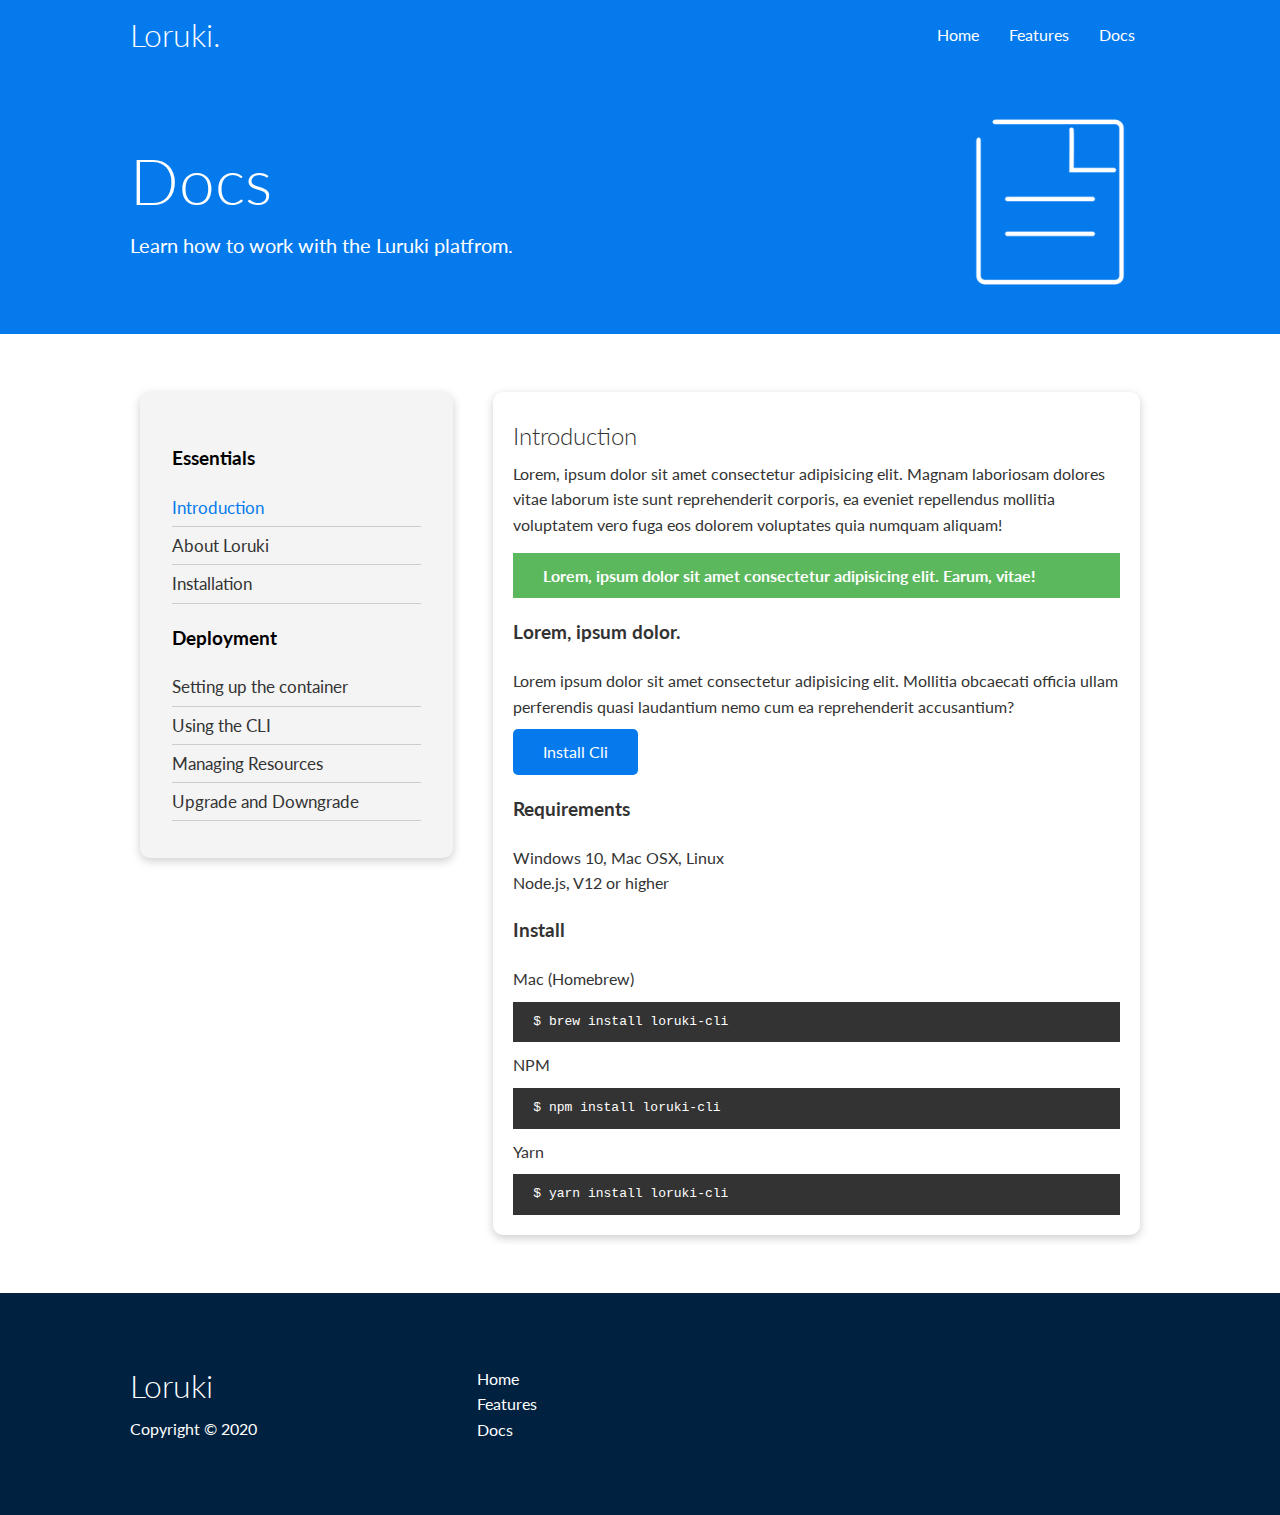
<file: docs.html>
<!DOCTYPE html>
<html lang="en">
  <head>
    <meta charset="UTF-8" />
    <meta http-equiv="X-UA-Compatible" content="IE=edge" />
    <meta name="viewport" content="width=device-width, initial-scale=1.0" />
    <link rel="stylesheet" href="style.css" />
    <link rel="stylesheet" href="utilities.css" />
    <link
      rel="stylesheet"
      href="https://use.fontawesome.com/releases/v5.15.4/css/all.css"
      integrity="sha384-DyZ88mC6Up2uqS4h/KRgHuoeGwBcD4Ng9SiP4dIRy0EXTlnuz47vAwmeGwVChigm"
      crossorigin="anonymous"
    />

    <!-- <link
      rel="stylesheet"
      href="https://cdnjs.cloudflare.com/ajax/libs/font-awesome/5.15.1/css/all.min.css"
      integrity="sha512-YWzhKL2whUzgiheMoBFwW8CKV4qpHQAEuvilg9FAn5VJUDwKZZxkJNuGM4XkWuk94WCrrwslk8yWNGmY1EduTA=="
      crossorigin="anonymous"
    /> -->
    <title>Loruki | Hosting for everyone!</title>
  </head>
  <body>
    <!-- Navbar -->

    <div class="navbar">
      <div class="container flex">
        <h1 class="logo">Loruki.</h1>
        <nav>
          <ul>
            <li><a href="index.html">Home</a></li>
            <li><a href="features.html">Features</a></li>
            <li><a href="docs.html">Docs</a></li>
          </ul>
        </nav>
      </div>
    </div>

    <!-- Features Header -->

    <section class="docs-head bg-primary py-3">
      <div class="container grid">
        <div>
          <h1 class="xl">Docs</h1>
          <p class="lead">Learn how to work with the Luruki platfrom.</p>
        </div>
        <img src="images/docs.png" alt="" />
      </div>
    </section>

    <!-- Docs Main  -->

    <section class="docs-main my-4">
      <div class="container grid">
        <div class="card bg-light p-3">
          <h3 class="my-2">Essentials</h3>
          <nav>
            <ul>
              <li><a class="text-primary" href="#">Introduction</a></li>
              <li><a href="#">About Loruki</a></li>
              <li><a href="#">Installation</a></li>
            </ul>
          </nav>
          <h3 class="my-2">Deployment</h3>
          <nav>
            <ul>
              <li><a href="#">Setting up the container</a></li>
              <li><a href="#">Using the CLI</a></li>
              <li><a href="#">Managing Resources</a></li>
              <li><a href="#">Upgrade and Downgrade</a></li>
            </ul>
          </nav>
        </div>
        <div class="card">
          <h2>Introduction</h2>
          <p>
            Lorem, ipsum dolor sit amet consectetur adipisicing elit. Magnam
            laboriosam dolores vitae laborum iste sunt reprehenderit corporis,
            ea eveniet repellendus mollitia voluptatem vero fuga eos dolorem
            voluptates quia numquam aliquam!
          </p>
          <div class="alert alert-success">
            <i class="fas fa-info"></i>
            Lorem, ipsum dolor sit amet consectetur adipisicing elit. Earum,
            vitae!
          </div>

          <h3>Lorem, ipsum dolor.</h3>
          <p>
            Lorem ipsum dolor sit amet consectetur adipisicing elit. Mollitia
            obcaecati officia ullam perferendis quasi laudantium nemo cum ea
            reprehenderit accusantium?
          </p>
          <a href="#" class="btn btn-primary">Install Cli</a>

          <h3>Requirements</h3>
          <ul>
            <li>Windows 10, Mac OSX, Linux</li>
            <li>Node.js, V12 or higher</li>
          </ul>

          <h3>Install</h3>
          <p>Mac (Homebrew)</p>
          <pre><code>$ brew install loruki-cli</code></pre>
          <p>NPM</p>
          <pre><code>$ npm install loruki-cli</code></pre>
          <p>Yarn</p>
          <pre><code>$ yarn install loruki-cli</code></pre>
        </div>
      </div>
    </section>

    <!-- footer  -->

    <footer class="footer bg-dark py-5">
      <div class="container grid grid-3">
        <div>
          <h1>Loruki</h1>
          <p>Copyright &copy; 2020</p>
        </div>
        <nav>
          <ul>
            <li href="home.html">Home</li>
            <li href="features.html">Features</li>
            <li href="docs.html">Docs</li>
            <li></li>
            <li></li>
          </ul>
        </nav>
        <div class="social">
          <a href="#"> <i class="fab fa-twitter fa-2x"></i> </a>
          <a href="#"><i class="fab fa-facebook fa-2x"></i> </a>
          <a href="#"><i class="fab fa-instagram fa-2x"></i></a>
          <a href="#"> <i class="fab fa-github fa-2x"></i> </a>
        </div>
      </div>
    </footer>
  </body>
</html>
</file>
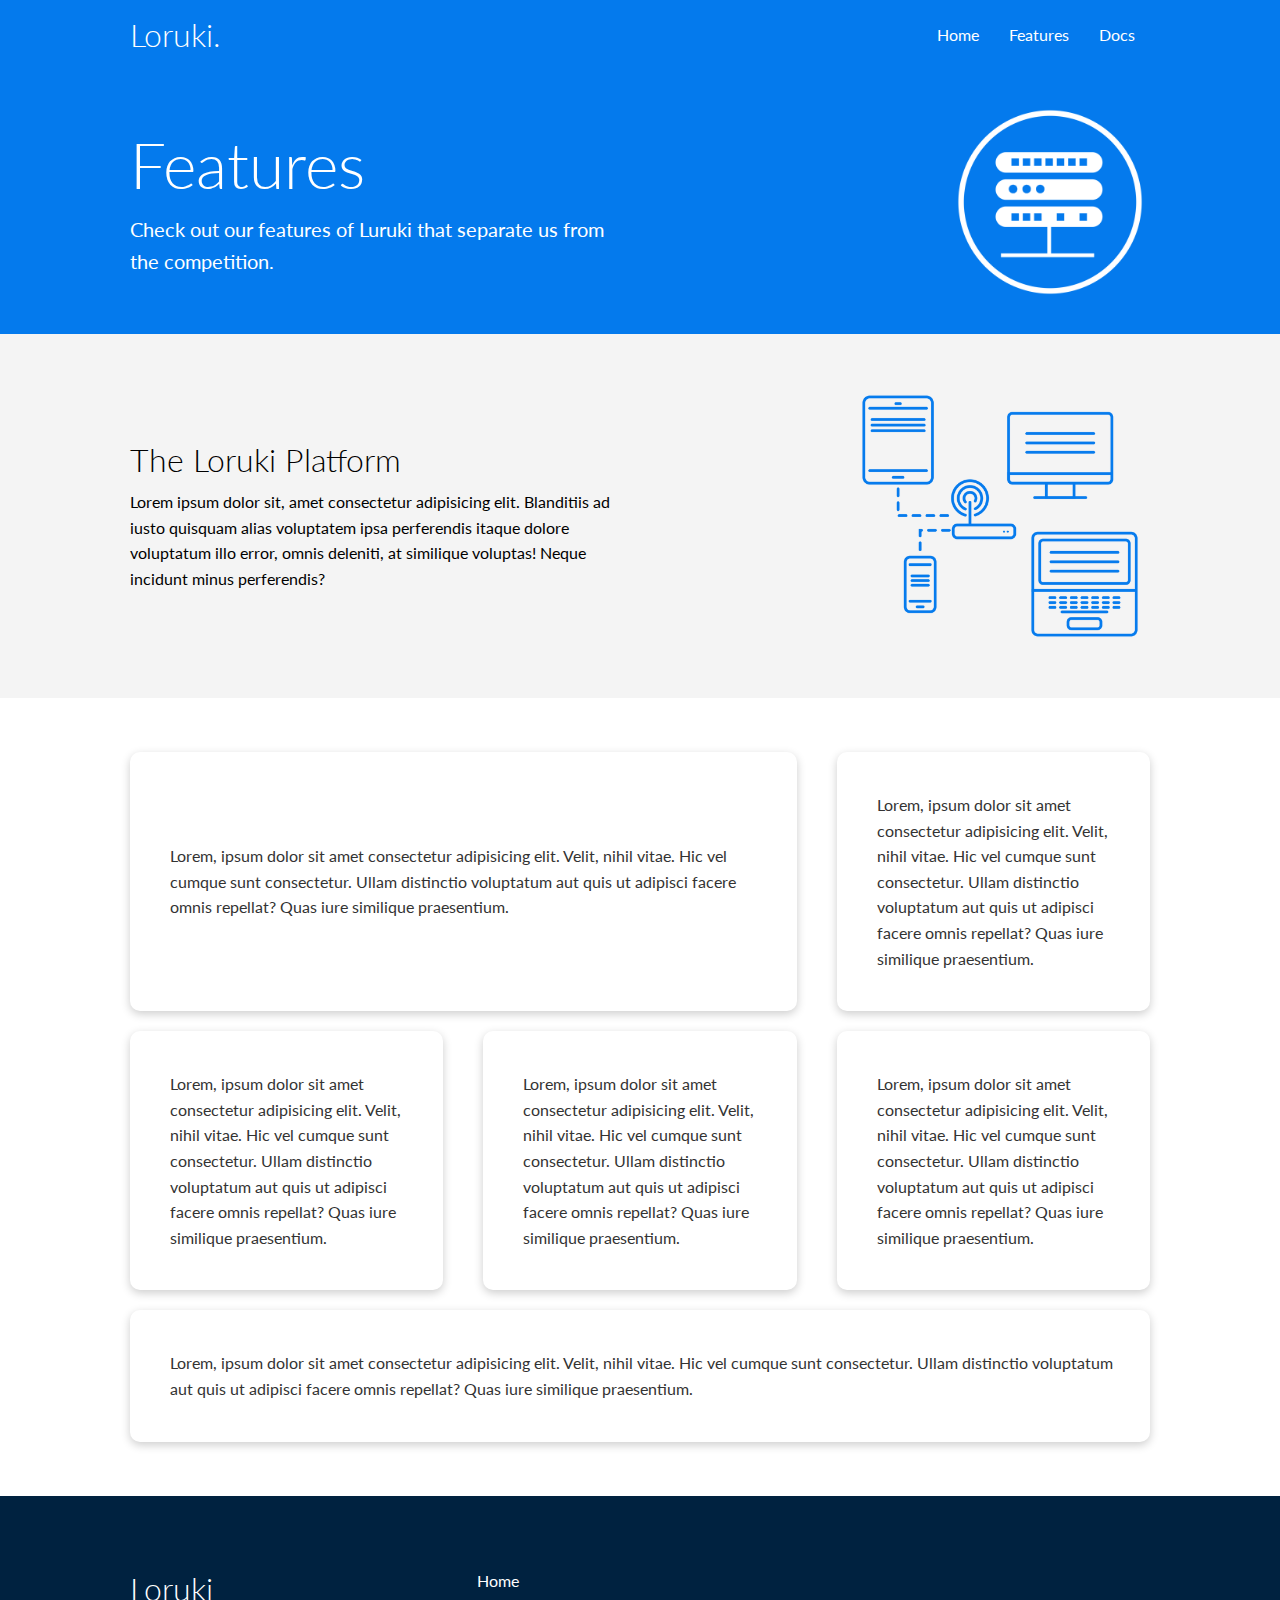
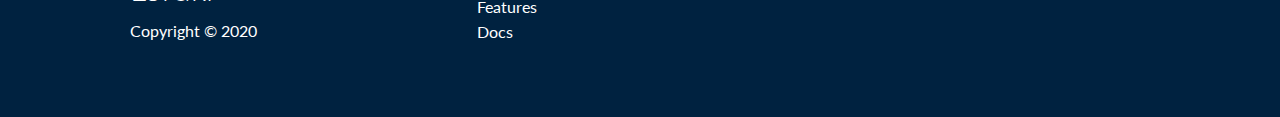
<file: features.html>
<!DOCTYPE html>
<html lang="en">
  <head>
    <meta charset="UTF-8" />
    <meta http-equiv="X-UA-Compatible" content="IE=edge" />
    <meta name="viewport" content="width=device-width, initial-scale=1.0" />
    <link rel="stylesheet" href="style.css" />
    <link rel="stylesheet" href="utilities.css" />
    <link
      rel="stylesheet"
      href="https://use.fontawesome.com/releases/v5.15.4/css/all.css"
      integrity="sha384-DyZ88mC6Up2uqS4h/KRgHuoeGwBcD4Ng9SiP4dIRy0EXTlnuz47vAwmeGwVChigm"
      crossorigin="anonymous"
    />

    <!-- <link
      rel="stylesheet"
      href="https://cdnjs.cloudflare.com/ajax/libs/font-awesome/5.15.1/css/all.min.css"
      integrity="sha512-YWzhKL2whUzgiheMoBFwW8CKV4qpHQAEuvilg9FAn5VJUDwKZZxkJNuGM4XkWuk94WCrrwslk8yWNGmY1EduTA=="
      crossorigin="anonymous"
    /> -->
    <title>Loruki | Hosting for everyone!</title>
  </head>
  <body>
    <!-- Navbar -->

    <div class="navbar">
      <div class="container flex">
        <h1 class="logo">Loruki.</h1>
        <nav>
          <ul>
            <li><a href="index.html">Home</a></li>
            <li><a href="features.html">Features</a></li>
            <li><a href="docs.html">Docs</a></li>
          </ul>
        </nav>
      </div>
    </div>

    <!-- Features Header -->

    <section class="features-head bg-primary py-3">
      <div class="container grid">
        <div>
          <h1 class="xl">Features</h1>
          <p class="lead">
            Check out our features of Luruki that separate us from the
            competition.
          </p>
        </div>
        <img src="images/server.png" alt="" />
      </div>
    </section>

    <!-- Features sub-head -->

    <section class="features-sub-head bg-light py-3">
      <div class="container grid">
        <div>
          <h1 class="md">The Loruki Platform</h1>
          <p>
            Lorem ipsum dolor sit, amet consectetur adipisicing elit. Blanditiis
            ad iusto quisquam alias voluptatem ipsa perferendis itaque dolore
            voluptatum illo error, omnis deleniti, at similique voluptas! Neque
            incidunt minus perferendis?
          </p>
        </div>
        <img src="images/server2.png" alt="" />
      </div>
    </section>

    <!-- features main  -->

    <section class="features-main my-2">
      <div class="container grid grid-3">
        <div class="card flex">
          <i class="fas fa-server fa-3x"></i>
          <p>
            Lorem, ipsum dolor sit amet consectetur adipisicing elit. Velit,
            nihil vitae. Hic vel cumque sunt consectetur. Ullam distinctio
            voluptatum aut quis ut adipisci facere omnis repellat? Quas iure
            similique praesentium.
          </p>
        </div>
        <div class="card flex">
          <i class="fas fa-laptop-code fa-3x"></i>
          <p>
            Lorem, ipsum dolor sit amet consectetur adipisicing elit. Velit,
            nihil vitae. Hic vel cumque sunt consectetur. Ullam distinctio
            voluptatum aut quis ut adipisci facere omnis repellat? Quas iure
            similique praesentium.
          </p>
        </div>
        <div class="card flex">
          <i class="fas fa-database fa-3x"></i>
          <p>
            Lorem, ipsum dolor sit amet consectetur adipisicing elit. Velit,
            nihil vitae. Hic vel cumque sunt consectetur. Ullam distinctio
            voluptatum aut quis ut adipisci facere omnis repellat? Quas iure
            similique praesentium.
          </p>
        </div>
        <div class="card flex">
          <i class="fas fa-upload fa-3x"></i>
          <p>
            Lorem, ipsum dolor sit amet consectetur adipisicing elit. Velit,
            nihil vitae. Hic vel cumque sunt consectetur. Ullam distinctio
            voluptatum aut quis ut adipisci facere omnis repellat? Quas iure
            similique praesentium.
          </p>
        </div>
        <div class="card flex">
          <i class="fas fa-power-off fa-3x"></i>
          <p>
            Lorem, ipsum dolor sit amet consectetur adipisicing elit. Velit,
            nihil vitae. Hic vel cumque sunt consectetur. Ullam distinctio
            voluptatum aut quis ut adipisci facere omnis repellat? Quas iure
            similique praesentium.
          </p>
        </div>
        <div class="card flex">
          <i class="fas fa-power-off fa-3x"></i>
          <p>
            Lorem, ipsum dolor sit amet consectetur adipisicing elit. Velit,
            nihil vitae. Hic vel cumque sunt consectetur. Ullam distinctio
            voluptatum aut quis ut adipisci facere omnis repellat? Quas iure
            similique praesentium.
          </p>
        </div>
      </div>
    </section>

    <!-- footer  -->

    <footer class="footer bg-dark py-5">
      <div class="container grid grid-3">
        <div>
          <h1>Loruki</h1>
          <p>Copyright &copy; 2020</p>
        </div>
        <nav>
          <ul>
            <li href="home.html">Home</li>
            <li href="features.html">Features</li>
            <li href="docs.html">Docs</li>
            <li></li>
            <li></li>
          </ul>
        </nav>
        <div class="social">
          <a href="#"> <i class="fab fa-twitter fa-2x"></i> </a>
          <a href="#"><i class="fab fa-facebook fa-2x"></i> </a>
          <a href="#"><i class="fab fa-instagram fa-2x"></i></a>
          <a href="#"> <i class="fab fa-github fa-2x"></i> </a>
        </div>
      </div>
    </footer>
  </body>
</html>
</file>
<file: style.css>
@import url("https://fonts.googleapis.com/css2?family=Lato:wght@300&family=Poppins:wght@200;400;600;700&display=swap");

:root {
  --primary_color: #047aed;
  --secondary_color: #133fa8;
  --dark_color: #002240;
  --light_color: #f4f4f4;
  --success_color: #5cb85c;
  --error_color: #d9534f;
}

* {
  box-sizing: border-box;
  padding: 0;
  margin: 0;
}

body {
  font-family: "Lato", sans-serif;
  color: #333;
  line-height: 1.6;
}

ul {
  list-style-type: none;
}

a {
  text-decoration: none;
  color: #333;
}

h1,
h2 {
  font-weight: 300;
  line-height: 1.2;
  margin: 10px 0;
}

p {
  margin: 10px 0;
}

.hidden {
  visibility: hidden;
  height: 0;
}

/* navbar */

.navbar {
  background-color: var(--primary_color);
  color: #fff;
  height: 70px;
}

.navbar .flex {
  justify-content: space-between;
}

.navbar ul {
  display: flex;
}

.navbar a {
  color: #fff;
  padding: 10px;
  margin: 0 5px;
}

.navbar a:hover {
  border-bottom: 2px #fff solid;
}

/* showcase */

.showcase {
  height: 400px;
  background-color: var(--primary_color);
  color: #fff;
  position: relative;
}

.showcase h1 {
  font-size: 40px;
}

.showcase p {
  margin: 0 20;
}

img {
  width: 100%;
}

code,
pre {
  background-color: #333;
  color: #fff;
  padding: 10px;
}

.showcase .grid {
  grid-template-columns: 55% 45%;
  gap: 30px;
  overflow: visible;
}

.showcase-text {
  animation: slideLeftIn 1s ease-in;
}

.showcase-form {
  position: relative;
  top: 60px;
  height: 350px;
  width: 400px;
  padding: 40px;
  z-index: 100;
  animation: slideRightIn 1s ease-in;
}

.showcase-form .form-control {
  padding: 30px 0;
}

.showcase-form input:focus {
  outline: none;
}

.showcase-form input[type="text"],
.showcase-form input[type="email"] {
  border: 0;
  border-bottom: 1px solid #b4becb;
  width: 100%;
  padding: 3px;
  font-size: 16px;
}

.showcase::before,
.showcase::after {
  content: "";
  position: absolute;
  height: 100px;
  bottom: -70px;
  left: 0;
  right: 0;
  background: #fff;
  transform: skewY(-2deg);
  -webkit-transform: skewY(-2deg);
  -moz-transform: skewY(-2deg);
  -ms-transform: skewY(-2deg);
}

/* stats */

.stats {
  padding-top: 100px;
  animation: slideBottomIn 1s ease-in;
}

.stats-heading {
  max-width: 500px;
  margin: auto;
}

.stats .grid h3 {
  font-size: 35px;
}

.stats .grid p {
  font-size: 20px;
  font-weight: bold;
}

.cli .grid {
  grid-template-columns: repeat(3, 1fr);
  grid-template-rows: repeat(2, 1fr);
}

.cli .grid > *:first-child {
  grid-column: 1 / span 2;
  grid-row: 1 / span 2;
}

.languages .card {
  text-align: center;
  margin: 18px 10px 40px;
  transition: transform 0.2s ease-in;
}

.languages .flex {
  flex-wrap: wrap;
}

.languages .card h4 {
  font-size: 20px;
  margin-bottom: 10px;
}

.languages .card:hover {
  transform: translateY(-15px);
}

.footer .social a {
  margin: 0 10px;
}

.stats .container {
  display: flex;
  flex-direction: column;
}

/* Features  */

.features-head img,
.docs-head img {
  width: 200px;
  justify-self: flex-end;
}

.features-sub-head img {
  width: 300px;
  justify-self: flex-end;
}

.features-main .card > i {
  margin-right: 20px;
}

.features-main .grid {
  padding: 30px;
}

.features-main .grid > *:first-child {
  grid-column: 1 / span 2;
}
.features-main .grid > *:nth-child(6) {
  grid-column: 1 / span 3;
}

/* Docs  */

.docs-main h3 {
  margin: 20px 0;
}

.docs-main .grid {
  grid-template-columns: 1fr 2fr;
  align-items: flex-start;
}

.docs-main nav li {
  font-size: 17px;
  padding-bottom: 5px;
  margin-bottom: 5px;
  border-bottom: 1px #ccc solid;
}

.docs-main a:hover {
  font-weight: bold;
}

/* Tablets and Under  */

@media (max-width: 768px) {
  .grid,
  .showcase .grid,
  .stats .grid,
  .cli .grid,
  .cloud .grid,
  .features-main .grid,
  .docs-main .grid,
  .features-head .grid,
  .docs-head .grid,
  .features-sub-head .grid {
    grid-template-rows: 1fr;
    grid-template-columns: 1fr;
  }

  .features-main .grid > *:first-child,
  .features-main .grid > *:nth-child(6) {
    grid-column: 1;
  }

  .features-head .img,
  .features-sub-head .img,
  .docs-head .img {
    justify-self: center;
  }

  .showcase {
    height: auto;
  }

  .showcase-text {
    text-align: center;
    margin-top: 40px;
    animation: slideTopIn 1s ease-in;
  }

  .showcase-form {
    justify-self: center;
    margin: auto;
    animation: slideBottomIn 1s ease-in;
  }

  .cli .grid > *:first-child {
    grid-column: 1;
    grid-row: 1;
  }
}

/* Mobile Phones */

@media (max-width: 500px) {
  .navbar {
    height: auto;
  }
  .navbar .flex {
    flex-direction: column;
  }
  .navbar ul {
    padding: 10px;
    background-color: rgba(0, 0, 0, 0.2);
  }
}
</file>
<file: utilities.css>
/* utilities */

.container {
  max-width: 1100px;
  margin: 0 auto;
  overflow: auto;
  padding: 0 40px;
}

.card {
  background-color: #fff;
  border-radius: 10px;
  box-shadow: 0 3px 10px rgba(0, 0, 0, 0.2);
  padding: 20px;
  margin: 10px;
  color: #333;
}

.btn {
  display: inline-block;
  padding: 10px 30px;
  cursor: pointer;
  color: #fff;
  background-color: var(--primary_color);
  border-radius: 5px;
}

.btn:hover {
  transform: scale(0.98);
}

.btn-outline {
  background-color: transparent;
  border: 1px #fff solid;
}

.flex {
  display: flex;
  justify-content: center;
  align-items: center;
  height: 100%;
}

.grid {
  display: grid;
  grid-template-columns: repeat(2, 1fr);
  gap: 20px;
  justify-content: center;
  align-items: center;
  height: 100%;
}

.grid-3 {
  grid-template-columns: repeat(3, 1fr);
}

.text-center {
  text-align: center;
}

/* Alert  */

.alert {
  background-color: var(--light_color);
  padding: 10px 20px;
  font-weight: bold;
  margin: 15px 0;
}

.alert i {
  margin-right: 10px;
}

.alert-success {
  background-color: var(--success_color);
  color: #fff;
}
.alert-error {
  background-color: var(--error_color);
  color: #fff;
}

/* backgrounds and colors  */

.btn-primary a,
.bg-primary a,
.btn-secondary a,
.bg-secondary a,
.btn-dark a,
.bg-dark a {
  color: #fff;
}

.btn-primary,
.bg-primary {
  background-color: var(--primary_color);
  color: #fff;
}
.btn-secondary,
.bg-secondary {
  background-color: var(--secondary_color);
  color: #fff;
}
.btn-dark,
.bg-dark {
  background-color: var(--dark_color);
  color: #fff;
}
.btn-light,
.bg-light {
  background-color: var(--light_color);
  color: #000;
}

/* text-sizes */

.text-primary {
  color: var(--primary_color);
}
.text-secondary {
  color: var(--secondary_color);
}

.text-dark {
  color: var(--dark_color);
}
.text-light {
  color: var(--light_color);
}

.lead {
  font-size: 20px;
}

.sm {
  font-size: 1rem;
}

.md {
  font-size: 2rem;
}

.lg {
  font-size: 3rem;
}

.xl {
  font-size: 4rem;
}

/* Margins  */

.my-1 {
  margin: 1rem 0;
}

.my-2 {
  margin: 1.5rem 0;
}

.my-3 {
  margin: 2rem 0;
}

.my-4 {
  margin: 3rem 0;
}

.my-5 {
  margin: 4rem 0;
}

.m-1 {
  margin: 1rem;
}

.m-2 {
  margin: 1.5rem;
}

.m-3 {
  margin: 2rem;
}

.m-4 {
  margin: 3rem;
}

.m-5 {
  margin: 4rem;
}

/* Padding  */

.py-1 {
  padding: 1rem 0;
}

.py-2 {
  padding: 1.5rem 0;
}

.py-3 {
  padding: 2rem 0;
}

.py-4 {
  padding: 3rem 0;
}

.py-5 {
  padding: 4rem 0;
}

.p-1 {
  padding: 1rem;
}

.p-2 {
  padding: 1.5rem;
}

.p-3 {
  padding: 2rem;
}

.p-4 {
  padding: 3rem;
}

.p-5 {
  padding: 4rem;
}

/* Animations  */

@keyframes slideLeftIn {
  from {
    transform: translateX(-100%);
  }
  to {
    transform: translateX(0%);
  }
}
@keyframes slideRightIn {
  from {
    transform: translateX(100%);
  }
  to {
    transform: translateX(0%);
  }
}
@keyframes slideTopIn {
  from {
    transform: translateY(-100%);
  }
  to {
    transform: translateY(0%);
  }
}
@keyframes slideBottomIn {
  from {
    transform: translateY(100%);
  }
  100% {
    transform: translateY(0%);
  }
}
</file>
